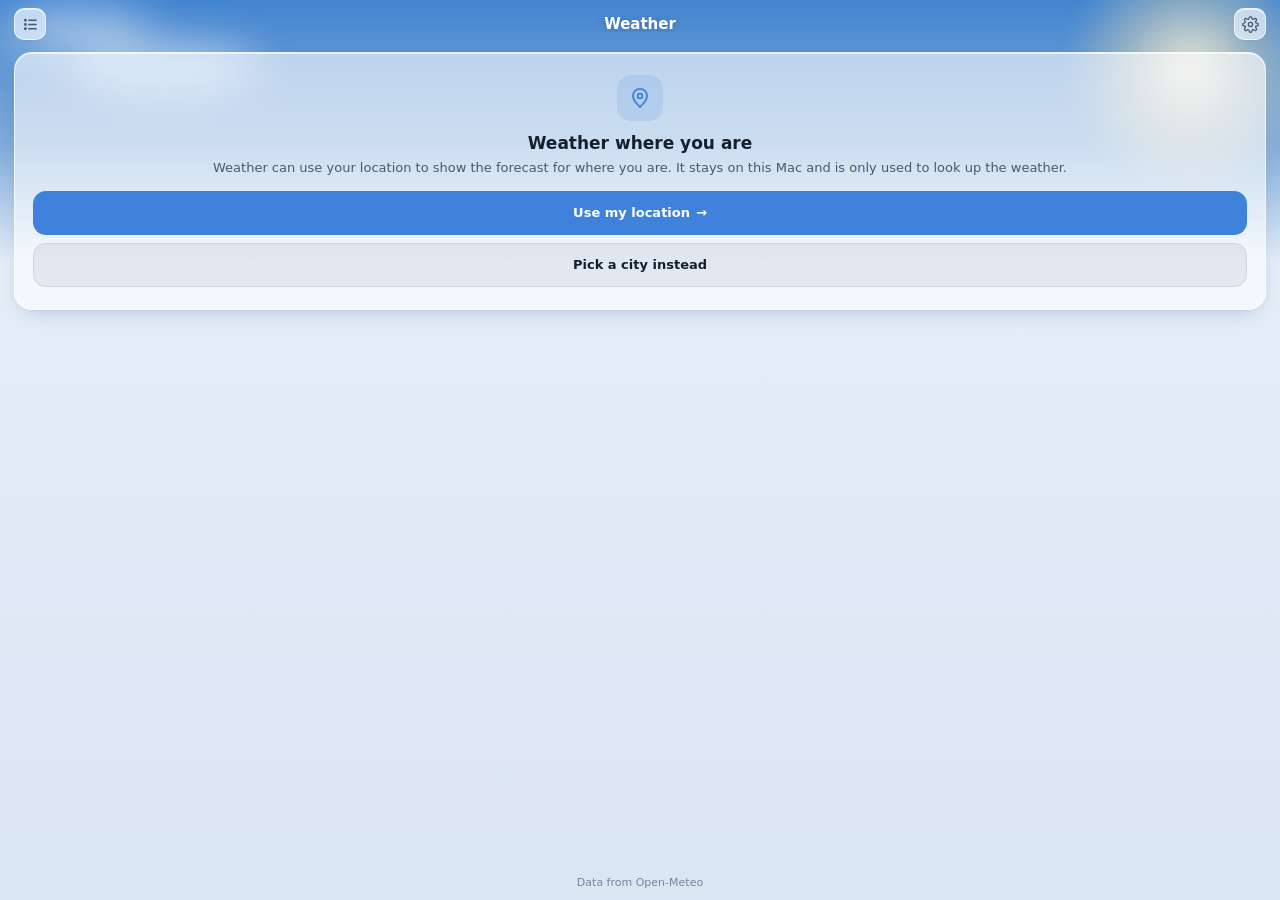
<file: web/index.html>
<!doctype html>
<html lang="en">
<head>
<meta charset="utf-8">
<meta name="viewport" content="width=device-width,initial-scale=1">
<meta name="color-scheme" content="light dark">
<title>Weather</title>
<link rel="icon" href="data:,">
<link rel="stylesheet" href="style.css">
</head>
<body>
<div id="app"></div>
<script src="icons.js"></script>
<script src="core.js"></script>
<script src="engine.js"></script>
<script src="app.js"></script>
</body>
</html>
</file>
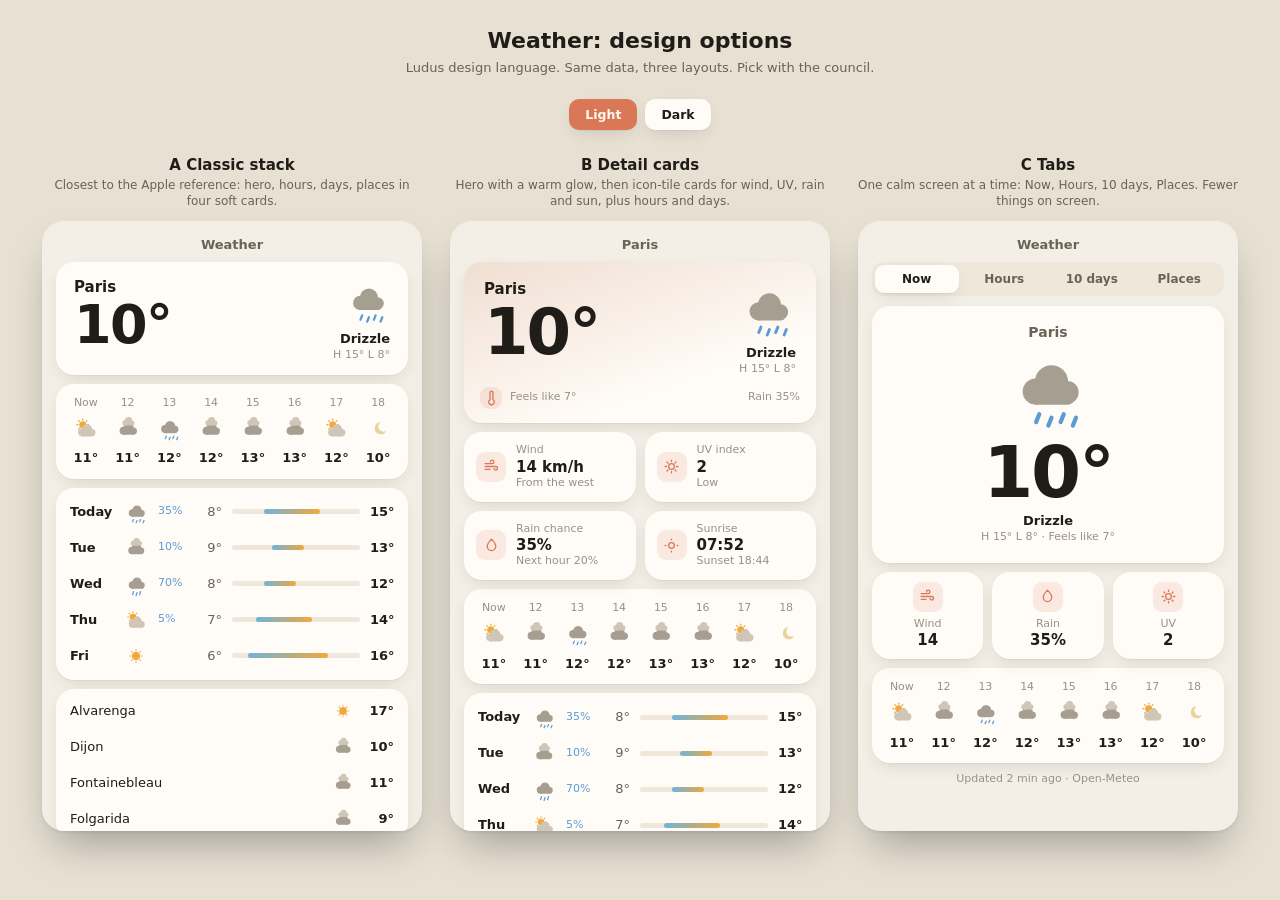
<file: design-options.html>
<!doctype html>
<html lang="en"><head><meta charset="utf-8"><meta name="viewport" content="width=device-width,initial-scale=1">
<title>Weather design options</title>
<style>
:root{--bg:#f4efe6;--surface:#fffcf7;--box:#EFE7DA;--box-line:#E2D8C8;--ink:#201c17;--ink-2:#6b6256;--ink-3:#9a9085;--line:rgba(32,28,23,.09);--accent:#d97757;--accent-soft:rgba(217,119,87,.14);--good:#4f9d69;--bad:#d1495b;--shadow:0 1px 1px rgba(40,28,16,.04),0 6px 18px -6px rgba(40,28,16,.16);--r-lg:18px;--r-md:13px;--r-sm:9px;--cloud:#cfc6b8;--cloud-d:#a79e92;--sun:#f0a93b;--moon:#e8d49a;--drop:#5b9bd5;--page:#e7e0d3}
:root[data-theme=dark]{--bg:#1b1814;--surface:#2a2621;--box:#322d27;--box-line:transparent;--ink:#f3ede3;--ink-2:#b5aa9b;--ink-3:#847a6e;--line:rgba(255,245,230,.08);--accent-soft:rgba(217,119,87,.2);--shadow:0 1px 1px rgba(0,0,0,.25),0 8px 20px -8px rgba(0,0,0,.6);--cloud:#6d655b;--cloud-d:#8b8277;--page:#12100d}
*{box-sizing:border-box;margin:0}body{font:13px/1.35 -apple-system,system-ui,sans-serif;background:var(--page);color:var(--ink);padding:28px 20px 60px}
h1{font:650 22px ui-rounded,system-ui;text-align:center}p.sub{text-align:center;color:var(--ink-2);margin:6px 0 22px}
.bar{display:flex;gap:8px;justify-content:center;margin-bottom:26px}.bar button{border:0;border-radius:10px;padding:8px 16px;background:var(--surface);color:var(--ink);box-shadow:var(--shadow);font:600 12.5px system-ui;cursor:pointer}.bar button.on{background:var(--accent);color:#fff8f2}
.row{display:flex;gap:28px;justify-content:center;flex-wrap:wrap;align-items:flex-start}
.opt{width:380px}.opt h2{font:650 15px ui-rounded,system-ui;text-align:center;margin-bottom:3px}.opt .cap{text-align:center;color:var(--ink-2);font-size:12px;margin-bottom:12px;min-height:32px}
.panel{background:var(--bg);border-radius:22px;padding:16px 14px;box-shadow:0 2px 2px rgba(0,0,0,.05),0 22px 44px -14px rgba(0,0,0,.35);height:610px;overflow:hidden}
.num{font-family:ui-rounded,"SF Pro Rounded",system-ui;font-weight:600;letter-spacing:-.03em}
.card{background:var(--surface);border-radius:var(--r-lg);box-shadow:var(--shadow)}
.tile{width:30px;height:30px;border-radius:9px;display:grid;place-items:center;background:var(--accent-soft);color:var(--accent);flex:none}
.tile svg{width:17px;height:17px;fill:none;stroke:currentColor;stroke-width:1.8;stroke-linecap:round;stroke-linejoin:round}
.hdr{text-align:center;font:650 13px ui-rounded,system-ui;margin-bottom:10px;color:var(--ink-2)}
.ftr{text-align:center;color:var(--ink-3);font-size:11px;margin-top:9px}
.wx .wx-sun circle,.wx .wx-rays rect{fill:var(--sun)}.wx .wx-moon{fill:var(--moon)}.wx .wx-cloud{fill:var(--cloud)}.wx .wx-cloud-dark{fill:var(--cloud-d)}.wx .wx-back{fill:var(--cloud)}.wx .wx-drop{stroke:var(--drop);stroke-width:2.4;stroke-linecap:round}.wx .wx-bolt{fill:var(--sun)}.wx .wx-flake{fill:var(--ink-3)}.wx .wx-fog rect{fill:var(--cloud-d)}
.wx .wx-rays{animation:spin 24s linear infinite}@keyframes spin{to{transform:rotate(360deg)}}
.wx .wx-drop{animation:fall 1.1s linear infinite}@keyframes fall{0%{transform:translateY(-3px);opacity:0}30%{opacity:1}100%{transform:translateY(5px);opacity:0}}
.wx .wx-cloud{animation:drift 7s ease-in-out infinite alternate}@keyframes drift{to{transform:translateX(1.6px)}}
.bartrack{height:5px;border-radius:3px;background:var(--box);position:relative;flex:1}.bartrack i{position:absolute;top:0;bottom:0;border-radius:3px;background:linear-gradient(90deg,#6fb3d9,#f0a93b)}
.small{color:var(--ink-3);font-size:11px}
.apple{background:transparent;padding:6px 4px}
</style></head><body>
<h1>Weather: design options</h1><p class="sub">Ludus design language. Same data, three layouts. Pick with the council.</p>
<div class="bar"><button class="on" data-t="light">Light</button><button data-t="dark">Dark</button></div>
<div class="row" id="row"></div>
<script src="web/icons.js"></script>
<script>
const I={feel:'<svg viewBox="0 0 24 24"><path d="M14 14.8V5a2 2 0 0 0-4 0v9.8a4 4 0 1 0 4 0z"/></svg>',wind:'<svg viewBox="0 0 24 24"><path d="M3 8h10a2.5 2.5 0 1 0-2.5-2.5M3 12h15a2.5 2.5 0 1 1-2.5 2.5M3 16h7"/></svg>',uv:'<svg viewBox="0 0 24 24"><circle cx="12" cy="12" r="4"/><path d="M12 3v2M12 19v2M3 12h2M19 12h2M5.6 5.6 7 7M17 17l1.4 1.4M5.6 18.4 7 17M17 7l1.4-1.4"/></svg>',rain:'<svg viewBox="0 0 24 24"><path d="M12 3s6 6.2 6 10.2A6 6 0 0 1 6 13.2C6 9.2 12 3 12 3z"/></svg>',sun:'<svg viewBox="0 0 24 24"><path d="M12 4v-1M12 21v-1M4 12H3M21 12h-1"/><circle cx="12" cy="12" r="4"/></svg>',air:'<svg viewBox="0 0 24 24"><path d="M4 9c3-3 6 3 9 0s5-1 7 0M4 15c3-3 6 3 9 0s5-1 7 0"/></svg>',pin:'<svg viewBox="0 0 24 24"><path d="M12 21s7-6.2 7-11.2A7 7 0 0 0 5 9.8C5 14.8 12 21 12 21z"/><circle cx="12" cy="10" r="2.4"/></svg>',gear:'<svg viewBox="0 0 24 24"><circle cx="12" cy="12" r="3"/><path d="M12 2v3M12 19v3M2 12h3M19 12h3M4.9 4.9 7 7M17 17l2.1 2.1M4.9 19.1 7 17M17 7l2.1-2.1"/></svg>'};
const hours=[['Now','partly',11],['12','cloud',11],['13','drizzle',12],['14','cloud',12],['15','cloud',13],['16','cloud',13],['17','partly',12],['18','clear-n',10]];
const days=[['Today','drizzle',8,15,35],['Tue','cloud',9,13,10],['Wed','rain',8,12,70],['Thu','partly',7,14,5],['Fri','clear',6,16,0],['Sat','clear',7,17,0],['Sun','cloud',9,15,20]];
const places=[['Alvarenga','clear',17],['Dijon','cloud',10],['Fontainebleau','cloud',11],['Folgarida','cloud',9]];
const bar=(lo,hi)=>{const a=(lo-4)/16*100,b=(hi-4)/16*100;return `<div class="bartrack"><i style="left:${a}%;right:${100-b}%"></i></div>`};
function hero(big){return `<div style="display:flex;justify-content:space-between;align-items:flex-start;padding:4px 4px 0"><div><div style="font:650 15px ui-rounded,system-ui">Paris</div><div class="num" style="font-size:${big?64:54}px;line-height:1;margin-top:2px">10°</div></div><div style="text-align:right">${wxIcon('drizzle',big?58:46)}<div style="font-weight:600;margin-top:2px">Drizzle</div><div class="small">H 15°  L 8°</div></div></div>`}
function strip(){return `<div style="display:flex;gap:2px;overflow:hidden">${hours.map(h=>`<div style="flex:1;text-align:center;padding:6px 0"><div class="small">${h[0]}</div><div style="margin:4px 0">${wxIcon(h[1],26)}</div><div style="font-weight:600">${h[2]}°</div></div>`).join('')}</div>`}
function dayRows(n){return days.slice(0,n).map(d=>`<div style="display:flex;align-items:center;gap:10px;padding:6px 0"><div style="width:44px;font-weight:600">${d[0]}</div>${wxIcon(d[1],24)}<div class="small" style="width:30px;color:var(--drop)">${d[4]?d[4]+'%':''}</div><div style="width:24px;text-align:right;color:var(--ink-2)">${d[2]}°</div>${bar(d[2],d[3])}<div style="width:24px;font-weight:600">${d[3]}°</div></div>`).join('')}
function placeRows(){return places.map(p=>`<div style="display:flex;align-items:center;padding:7px 4px"><div style="flex:1;font-weight:500">${p[0]}</div>${wxIcon(p[1],22)}<div style="width:40px;text-align:right;font-weight:600">${p[2]}°</div></div>`).join('')}
function tile(ic,t,v,s){return `<div class="card" style="padding:11px 12px;display:flex;gap:10px;align-items:center"><div class="tile">${I[ic]}</div><div style="min-width:0"><div class="small">${t}</div><div style="font:650 15px ui-rounded,system-ui">${v}</div>${s?`<div class="small">${s}</div>`:''}</div></div>`}
const foot=`<div class="ftr">Updated 2 min ago · Open-Meteo</div>`;
const A=`<div class="hdr">Weather</div><div class="card" style="padding:12px 14px">${hero()}</div>
<div class="card" style="margin-top:9px;padding:6px 10px">${strip()}</div>
<div class="card" style="margin-top:9px;padding:6px 14px">${dayRows(5)}</div>
<div class="card" style="margin-top:9px;padding:4px 10px">${placeRows()}</div>${foot}`;
const B=`<div class="hdr">Paris</div><div class="card" style="padding:14px 16px;background:linear-gradient(160deg,var(--accent-soft),var(--surface) 70%)">${hero(1)}<div style="display:flex;gap:8px;margin-top:10px;align-items:center" class="small"><span class="tile" style="width:22px;height:22px">${I.feel}</span>Feels like 7°<span style="margin-left:auto">Rain 35%</span></div></div>
<div style="display:grid;grid-template-columns:1fr 1fr;gap:9px;margin-top:9px">${tile('wind','Wind','14 km/h','From the west')}${tile('uv','UV index','2','Low')}${tile('rain','Rain chance','35%','Next hour 20%')}${tile('sun','Sunrise','07:52','Sunset 18:44')}</div>
<div class="card" style="margin-top:9px;padding:6px 10px">${strip()}</div>
<div class="card" style="margin-top:9px;padding:6px 14px">${dayRows(4)}</div>${foot}`;
const C=`<div class="hdr">Weather</div><div style="display:flex;gap:4px;background:var(--box);padding:3px;border-radius:11px;margin-bottom:10px">${['Now','Hours','10 days','Places'].map((t,i)=>`<div style="flex:1;text-align:center;padding:6px 0;border-radius:9px;font-weight:600;font-size:12px;${i==0?'background:var(--surface);box-shadow:var(--shadow)':'color:var(--ink-2)'}">${t}</div>`).join('')}</div>
<div class="card" style="padding:18px 16px;text-align:center"><div style="font:650 14px ui-rounded,system-ui;color:var(--ink-2)">Paris</div><div style="display:flex;justify-content:center;margin:6px 0">${wxIcon('drizzle',84)}</div><div class="num" style="font-size:72px;line-height:1">10°</div><div style="font-weight:600;margin-top:4px">Drizzle</div><div class="small">H 15°  L 8°  ·  Feels like 7°</div></div>
<div style="display:grid;grid-template-columns:1fr 1fr 1fr;gap:9px;margin-top:9px">${['wind|Wind|14','rain|Rain|35%','uv|UV|2'].map(x=>{const [i,t,v]=x.split('|');return `<div class="card" style="padding:10px;text-align:center"><div class="tile" style="margin:0 auto 5px">${I[i]}</div><div class="small">${t}</div><div style="font:650 15px ui-rounded,system-ui">${v}</div></div>`}).join('')}</div>
<div class="card" style="margin-top:9px;padding:6px 10px">${strip()}</div>${foot}`;
const opts=[['A  Classic stack','Closest to the Apple reference: hero, hours, days, places in four soft cards.',A],['B  Detail cards','Hero with a warm glow, then icon-tile cards for wind, UV, rain and sun, plus hours and days.',B],['C  Tabs','One calm screen at a time: Now, Hours, 10 days, Places. Fewer things on screen.',C]];
document.getElementById('row').innerHTML=opts.map(o=>`<div class="opt"><h2>${o[0]}</h2><div class="cap">${o[1]}</div><div class="panel">${o[2]}</div></div>`).join('');
document.querySelectorAll('.bar button').forEach(b=>b.onclick=()=>{document.documentElement.dataset.theme=b.dataset.t;document.querySelectorAll('.bar button').forEach(x=>x.classList.toggle('on',x==b))});
</script></body></html>
</file>
<file: web/style.css>
/* Weather: Ludus shapes, frosted-glass surfaces, one calm sky-blue accent. */
:root {
  --bg: #e8f0f9; --bg-2: #dbe6f3; --surface: rgba(255, 255, 255, 0.6); --surface-2: rgba(255, 255, 255, 0.45);
  --box: rgba(40, 70, 120, 0.09); --box-line: rgba(40, 70, 120, 0.1);
  --ink: #15202f; --ink-2: #4a586c; --ink-3: #7684a0; --line: rgba(30, 55, 95, 0.1);
  --accent: #3f82dc; --accent-ink: #fff; --accent-soft: rgba(63, 130, 220, 0.14);
  --good: #3f9c78; --mid: #d19a35; --bad: #d65a5a;
  --wash: rgba(140, 190, 245, 0.34); --pill: rgba(255, 255, 255, 0.92); --rim: rgba(255, 255, 255, 0.7); --glass-blur: blur(22px) saturate(1.6);
  --shadow: inset 0 1px 0 var(--rim), 0 1px 1px rgba(20, 50, 100, 0.05), 0 8px 22px -10px rgba(20, 50, 100, 0.28);
  --shadow-lift: 0 2px 2px rgba(20, 50, 100, 0.06), 0 16px 32px -10px rgba(20, 50, 100, 0.34);
  --r-lg: 18px; --r-md: 13px; --r-sm: 9px;
  --spring: cubic-bezier(0.34, 1.4, 0.5, 1); --ease-out: cubic-bezier(0.16, 1, 0.3, 1);
  --font: -apple-system, BlinkMacSystemFont, "Segoe UI Variable Text", "Segoe UI", system-ui, sans-serif;
  --font-round: ui-rounded, "SF Pro Rounded", "Segoe UI Variable Display", -apple-system, system-ui, sans-serif;
  --cloud: #c5d0de; --cloud-d: #9aa9bd; --sun: #f0a93b; --moon: #e8d49a; --drop: #4a8fe0;
  --c-rain: #3d83dc; --c-wind: #1f9d95; --c-uv: #d99a2b; --c-sun: #e8793a; --c-ok: #3f9c78; --c-hot: #d65a5a;
  --warm: #d9822b; --cool: #3d83dc; --glow: rgba(63, 130, 220, 0.16);
}
:root[data-theme="dark"] {
  --bg: #121a26; --bg-2: #1a2434; --surface: rgba(48, 62, 88, 0.45); --surface-2: rgba(60, 78, 110, 0.4);
  --box: rgba(160, 190, 240, 0.12); --box-line: transparent;
  --ink: #eef3fb; --ink-2: #aebbd0; --ink-3: #7d8ba2; --line: rgba(190, 210, 245, 0.1);
  --accent: #6aa8f5; --accent-ink: #0c1626; --accent-soft: rgba(106, 168, 245, 0.2); --good: #5cc09a; --mid: #e3ae4c;
  --wash: rgba(40, 90, 170, 0.3); --pill: rgba(120, 160, 225, 0.34); --rim: rgba(255, 255, 255, 0.14);
  --shadow: inset 0 1px 0 var(--rim), 0 1px 1px rgba(0, 0, 0, 0.25), 0 8px 20px -8px rgba(0, 0, 0, 0.55);
  --shadow-lift: 0 2px 2px rgba(0, 0, 0, 0.3), 0 18px 36px -12px rgba(0, 0, 0, 0.7);
  --cloud: #6c7a91; --cloud-d: #8c9ab0; --glow: rgba(106, 168, 245, 0.22); --drop: #6aa8f5;
  --c-rain: #6aa8f5; --c-wind: #4cc6bd; --c-uv: #e8b04a; --c-sun: #f59a5c; --c-ok: #5cc09a; --c-hot: #ee7676;
  --warm: #f0a35a; --cool: #7db6ff;
}
@media (prefers-color-scheme: dark) {
  :root:not([data-theme="light"]) {
    --bg: #121a26; --bg-2: #1a2434; --surface: rgba(48, 62, 88, 0.45); --surface-2: rgba(60, 78, 110, 0.4);
    --box: rgba(160, 190, 240, 0.12); --box-line: transparent;
    --ink: #eef3fb; --ink-2: #aebbd0; --ink-3: #7d8ba2; --line: rgba(190, 210, 245, 0.1);
    --accent: #6aa8f5; --accent-ink: #0c1626; --accent-soft: rgba(106, 168, 245, 0.2); --good: #5cc09a; --mid: #e3ae4c;
    --wash: rgba(40, 90, 170, 0.3); --pill: rgba(120, 160, 225, 0.34); --rim: rgba(255, 255, 255, 0.14);
    --shadow: inset 0 1px 0 var(--rim), 0 1px 1px rgba(0, 0, 0, 0.25), 0 8px 20px -8px rgba(0, 0, 0, 0.55);
    --shadow-lift: 0 2px 2px rgba(0, 0, 0, 0.3), 0 18px 36px -12px rgba(0, 0, 0, 0.7);
    --cloud: #6c7a91; --cloud-d: #8c9ab0; --glow: rgba(106, 168, 245, 0.22); --drop: #6aa8f5;
    --c-rain: #6aa8f5; --c-wind: #4cc6bd; --c-uv: #e8b04a; --c-sun: #f59a5c; --c-ok: #5cc09a; --c-hot: #ee7676;
    --warm: #f0a35a; --cool: #7db6ff;
  }
}
* { box-sizing: border-box; margin: 0; padding: 0; -webkit-tap-highlight-color: transparent; }
html, body { height: 100%; overflow: hidden; }
body { font: 13px/1.35 var(--font); color: var(--ink); background: linear-gradient(180deg, var(--bg), var(--bg-2)); -webkit-font-smoothing: antialiased; user-select: none; -webkit-user-select: none; cursor: default; }
button { font: inherit; color: inherit; border: 0; background: none; cursor: pointer; }
button:focus { outline: none; }
body.kbd button:focus-visible, body.kbd .row:focus-visible, input:focus-visible { outline: 2px solid var(--accent); outline-offset: 2px; }
.num { font-family: var(--font-round); font-weight: 600; letter-spacing: -0.03em; font-variant-numeric: tabular-nums; }

#app { position: relative; width: 100%; height: 100%; transform-origin: 50% 0; display: flex; flex-direction: column; overflow: hidden; }

/* header: title sits on the panel's centre line, buttons on the edges */
.hdr { position: relative; height: 48px; flex: none; display: flex; align-items: center; justify-content: space-between; padding: 0 14px; z-index: 3; }
.hdr .title { position: absolute; left: 56px; right: 56px; text-align: center; font: 650 15px/1.1 var(--font-round); white-space: nowrap; overflow: hidden; text-overflow: ellipsis; }
.hdr .title small { display: block; margin-top: 2px; font: 500 11px/1 var(--font); color: var(--ink-3); }
.icon-btn { width: 32px; height: 32px; border-radius: 10px; display: grid; place-items: center; color: var(--ink-2); background: var(--surface); -webkit-backdrop-filter: var(--glass-blur); backdrop-filter: var(--glass-blur); border: 1px solid var(--rim); box-shadow: var(--shadow); transition: transform 0.25s var(--spring), color 0.15s; }
.icon-btn:hover { color: var(--ink); transform: translateY(-1px); }
.icon-btn:active { transform: scale(0.94); }
.icon-btn svg, .tile svg { width: 17px; height: 17px; fill: none; stroke: currentColor; stroke-width: 1.8; stroke-linecap: round; stroke-linejoin: round; }

/* main scroll */
.scroll { flex: 1; min-height: 0; overflow-y: auto; overflow-x: hidden; padding: 4px 14px 10px; scrollbar-width: none; -webkit-mask-image: linear-gradient(to bottom, #000 0, #000 calc(100% - 14px), transparent 100%); mask-image: linear-gradient(to bottom, #000 0, #000 calc(100% - 14px), transparent 100%); }
.scroll::-webkit-scrollbar { display: none; }
.ftr { flex: none; height: 30px; display: flex; align-items: center; justify-content: center; gap: 6px; color: var(--ink-3); font-size: 11px; text-align: center; padding: 0 14px 4px; }
.dot { width: 6px; height: 6px; border-radius: 50%; background: var(--good); flex: none; }
.dot.off { background: var(--mid); }
.dot.spin { background: var(--accent); animation: pulse 1s ease-in-out infinite; }
@keyframes pulse { 50% { opacity: 0.35; transform: scale(0.8); } }

.card { background: var(--surface); border-radius: var(--r-lg); box-shadow: var(--shadow); margin-top: 9px; -webkit-backdrop-filter: var(--glass-blur); backdrop-filter: var(--glass-blur); border: 1px solid var(--rim); }
.card:first-child { margin-top: 0; }
.tile { width: 30px; height: 30px; border-radius: 9px; display: grid; place-items: center; background: var(--accent-soft); color: var(--accent); flex: none; }
.tile.good { background: color-mix(in srgb, var(--good) 16%, transparent); color: var(--good); }
.tile.mid { background: color-mix(in srgb, var(--mid) 18%, transparent); color: var(--mid); }
.tile.mute { background: var(--box); color: var(--ink-2); }
.tile.bad { background: color-mix(in srgb, var(--bad) 16%, transparent); color: var(--bad); }
.small { color: var(--ink-3); font-size: 11px; }

/* sky: soft moving gradient behind the header and the compact hero */
.sky { position: absolute; left: 0; right: 0; top: 0; height: 262px; z-index: 0; overflow: hidden; pointer-events: none; }
.sky .layer { position: absolute; inset: 0; background: linear-gradient(180deg, var(--s-top) 0%, var(--s-mid) 55%, transparent 100%); opacity: 0; transition: opacity 0.9s ease; }
.sky .layer.on { opacity: 1; }
.sky .scene { position: absolute; inset: 0; }
.sky .scene * { position: absolute; will-change: transform; }
.sun-glow { right: -40px; top: -60px; width: 260px; height: 260px; border-radius: 50%; background: radial-gradient(circle, rgba(255, 244, 214, 0.85) 0%, rgba(255, 233, 170, 0.35) 38%, transparent 68%); filter: blur(10px); animation: glow 7s ease-in-out infinite alternate; }
@keyframes glow { to { transform: scale(1.08); opacity: 0.82; } }
.cl { border-radius: 50%; background: rgba(255, 255, 255, 0.46); filter: blur(20px); animation: cloudmove linear infinite; }
.cl.d { background: rgba(70, 82, 98, 0.28); }
@keyframes cloudmove { from { transform: translateX(-160px); } to { transform: translateX(520px); } }
.rd { width: 1.5px; height: 16px; border-radius: 1px; background: linear-gradient(transparent, rgba(220, 235, 255, 0.6)); filter: blur(0.9px); animation: rainfall linear infinite; }
@keyframes rainfall { from { transform: translateY(-30px); opacity: 0; } 15% { opacity: 1; } to { transform: translateY(270px); opacity: 0.2; } }
.sf { width: 5px; height: 5px; border-radius: 50%; background: rgba(255, 255, 255, 0.7); filter: blur(1.3px); animation: snowfall linear infinite; }
@keyframes snowfall { from { transform: translate(0, -10px); opacity: 0; } 15% { opacity: 1; } to { transform: translate(18px, 270px); opacity: 0.3; } }
.star { width: 2px; height: 2px; border-radius: 50%; background: #fff; filter: blur(1px); animation: twinkle ease-in-out infinite alternate; }
@keyframes twinkle { from { opacity: 0.2; } to { opacity: 0.95; } }
.moon { right: 22px; top: 12px; width: 64px; height: 64px; border-radius: 50%; background: radial-gradient(circle closest-side at 44% 42%, rgba(255, 250, 232, 0.34) 0%, rgba(240, 236, 214, 0.26) 45%, rgba(240, 236, 214, 0.08) 80%, rgba(240, 236, 214, 0) 100%); box-shadow: 0 0 40px 10px rgba(255, 246, 214, 0.08); filter: blur(7px); animation: moonbreathe 9s ease-in-out infinite alternate; }
@keyframes moonbreathe { to { opacity: 0.8; } }
.flash { inset: 0; background: rgba(255, 255, 255, 0.55); opacity: 0; animation: flashy 7s ease-in-out infinite; }
@keyframes flashy { 0%, 90%, 100% { opacity: 0; } 92% { opacity: 0.8; } 95% { opacity: 0.1; } 97% { opacity: 0.6; } }
#app > .hdr, #app > .scroll, #app > .ftr { position: relative; z-index: 1; }
#app > .hdr .title { color: #fff; text-shadow: 0 1px 10px rgba(0, 0, 0, 0.28); }
#app > .hdr .title small { color: rgba(255, 255, 255, 0.82); }
#app.no-sky > .hdr .title { color: var(--ink); text-shadow: none; }
#app.no-sky > .hdr .title small { color: var(--ink-3); }
#app.no-sky .sky { display: none; }

/* native glass shell: transparent page, room for the arrow at the top */
html.glass, html.glass body { background: transparent; }
html.glass body { background: linear-gradient(180deg, transparent 20%, var(--wash) 100%); }
html.glass #app { padding-top: 12px; }
html.glass .sky { height: 280px; }
html.glass .sheet { padding-top: 12px; }

/* "Now" card: temperature, what the next hours do, and the 12 hour curve across the full width */
.card.now { padding: 14px 16px 10px; margin-top: 2px; }
.now-top { display: flex; align-items: center; justify-content: space-between; }
.now .temp { font-size: 54px; line-height: 1; }
.now-t { margin-top: 6px; font: 650 15px/1.2 var(--font-round); }
.now-r { display: grid; justify-items: end; gap: 4px; }
.now-r .wx { filter: drop-shadow(0 3px 7px rgba(30, 60, 110, 0.2)); }
.now-r .hl { display: flex; gap: 8px; font-size: 12px; }
.now-sum { display: flex; justify-content: space-between; align-items: baseline; gap: 8px; margin-top: 12px; padding-top: 10px; border-top: 1px solid var(--line); font-size: 12px; color: var(--ink-2); }
.now-sum b { color: var(--ink); font-weight: 650; font-size: 13px; }
.curve { position: relative; height: 56px; margin: 12px 0 0; }
.curve svg { position: absolute; inset: 0; width: 100%; height: 100%; overflow: visible; }
.cdot { position: absolute; width: 9px; height: 9px; margin: -4.5px 0 0 -4.5px; border-radius: 50%; background: #fff; box-shadow: 0 0 0 2px var(--cool), 0 1px 4px rgba(0, 0, 0, 0.25); }
.cdot.hi { box-shadow: 0 0 0 2px var(--warm), 0 1px 4px rgba(0, 0, 0, 0.25); }
.cdot em { position: absolute; left: 50%; bottom: 13px; transform: translateX(-50%); font: 600 10px/1 var(--font-round); font-style: normal; color: var(--ink-2); white-space: nowrap; }
.cdot.lo em { bottom: auto; top: 13px; }
.cdot.now em { display: none; }
.cdot.end em { left: auto; right: 14px; top: 50%; bottom: auto; transform: translateY(-50%); }
.ticks { display: flex; justify-content: space-between; margin-top: 4px; padding: 0 2%; font-size: 10px; color: var(--ink-3); }
.hi-c { color: var(--warm); font-weight: 600; } .lo-c { color: var(--cool); font-weight: 600; }

.swatches { display: flex; gap: 7px; flex: none; }
.swatch { width: 22px; height: 22px; border-radius: 50%; position: relative; transition: transform 0.3s var(--spring); box-shadow: inset 0 0 0 1px rgba(0, 0, 0, 0.12); }
.swatch:hover { transform: scale(1.1); } .swatch:active { transform: scale(0.92); }
.swatch.on::after { content: ""; position: absolute; inset: -4px; border-radius: 50%; border: 2px solid var(--accent); }
.swatch.none { background: var(--box); box-shadow: inset 0 0 0 1px var(--box-line), inset 0 0 0 1px color-mix(in srgb, var(--ink) 15%, transparent); }
.swatch.none::before { content: ""; position: absolute; left: 4px; right: 4px; top: 50%; height: 2px; background: var(--ink-3); transform: rotate(-45deg); border-radius: 1px; }

.grid { display: grid; grid-template-columns: 1fr 1fr; gap: 9px; margin-top: 9px; }
.grid .card { margin: 0; padding: 11px 12px; display: flex; gap: 10px; align-items: center; min-width: 0; }
.grid .wt { flex: 1; min-width: 0; }
.grid .v { font: 650 15px/1.2 var(--font-round); white-space: nowrap; }
.card.w .tile { background: color-mix(in srgb, var(--c) 15%, transparent); color: var(--c); box-shadow: inset 0 0 0 1px color-mix(in srgb, var(--c) 18%, transparent); }
.mini { margin-top: 8px; height: 5px; border-radius: 999px; background: var(--box); position: relative; }
.mini i { position: absolute; left: 0; top: 0; bottom: 0; border-radius: 999px; background: var(--c); transition: width 0.6s var(--ease-out); }
.mini.uv { background: linear-gradient(90deg, var(--c-ok), var(--c-uv) 45%, var(--c-sun) 70%, var(--c-hot)); opacity: 0.85; }
.mini.uv b { position: absolute; top: -2px; width: 8px; height: 8px; margin-left: -4px; border-radius: 50%; background: #fff; box-shadow: 0 0 0 2px var(--c), 0 1px 3px rgba(0, 0, 0, 0.3); }
.mini.sunp { height: 8px; border-radius: 999px; }
.mini.sunp i { border-radius: 999px; background: linear-gradient(90deg, #f6b16b, var(--c-sun)); }
.mini.sunp b { position: absolute; top: 50%; width: 12px; height: 12px; margin: -6px 0 0 -9px; border-radius: 50%; background: #fff; box-shadow: 0 0 0 2.5px var(--c-sun), 0 1px 3px rgba(0, 0, 0, 0.3); transition: left 0.6s var(--ease-out); }
.wdir { width: 26px; height: 26px; flex: none; fill: none; stroke: var(--c); stroke-width: 2; stroke-linecap: round; stroke-linejoin: round; padding: 3px; border-radius: 50%; background: color-mix(in srgb, var(--c) 12%, transparent); transition: transform 0.6s var(--spring); }
.aq { display: flex; align-items: center; gap: 10px; padding: 11px 12px; }
.aq .meter { flex: 1; height: 5px; border-radius: 3px; background: var(--box); position: relative; margin-left: 4px; }
.aq .meter i { position: absolute; left: 0; top: 0; bottom: 0; border-radius: 3px; background: var(--good); transition: width 0.6s var(--ease-out); }
.aq .meter i.mid { background: var(--mid); } .aq .meter i.bad { background: var(--bad); }

.hours { padding: 8px 4px; }
.hours-in { display: flex; overflow-x: auto; scrollbar-width: none; scroll-snap-type: x proximity; padding: 0 6px; }
.hours-in::-webkit-scrollbar { display: none; }
.hr { flex: 0 0 calc(100% / 6.4); text-align: center; padding: 4px 0; scroll-snap-align: start; }
.hr .t { font-size: 11px; color: var(--ink-3); }
.hr .wx { display: block; margin: 4px auto; }
.hr .d { font-weight: 650; }
.hr .p { font-size: 10px; color: var(--drop); height: 12px; }

.days { padding: 4px 14px; }
.day { display: flex; align-items: center; gap: 10px; padding: 6px 0; border-top: 1px solid var(--line); }
.day:first-child { border-top: 0; }
.day .n { width: 38px; font-weight: 600; }
.day .p { width: 28px; font-size: 11px; color: var(--drop); text-align: right; }
.day .lo { width: 26px; text-align: right; color: var(--ink-2); font-variant-numeric: tabular-nums; }
.day .hi { width: 26px; font-weight: 650; font-variant-numeric: tabular-nums; }
.range { flex: 1; height: 5px; border-radius: 3px; background: var(--box); position: relative; }
.range i { position: absolute; top: 0; bottom: 0; border-radius: 3px; background: linear-gradient(90deg, var(--cool), var(--warm)); transform-origin: left center; }

/* welcome / error cards */
.welcome { padding: 22px 18px; text-align: center; margin-top: 30px; }
.welcome .tile { width: 46px; height: 46px; border-radius: 14px; margin: 0 auto 12px; }
.welcome .tile svg { width: 24px; height: 24px; }
.welcome h2 { font: 650 17px var(--font-round); }
.welcome p { color: var(--ink-2); margin: 6px 4px 14px; }
.btn { display: inline-flex; align-items: center; justify-content: center; gap: 6px; height: 44px; padding: 0 20px; border-radius: var(--r-md); font-weight: 650; background: var(--accent); color: var(--accent-ink); transition: transform 0.25s var(--spring), box-shadow 0.2s; position: relative; }
.btn:hover { transform: translateY(-1px); box-shadow: var(--shadow-lift); }
.btn:active { transform: scale(0.97); }
.btn.soft { background: var(--box); color: var(--ink); box-shadow: inset 0 0 0 1px var(--box-line); }
.btn .arr { transition: transform 0.25s var(--spring); }
.btn:hover .arr { transform: translateX(3px); }
.stack { display: grid; gap: 8px; }

/* sheets */
.sheet { position: absolute; inset: 0; background: color-mix(in srgb, var(--bg) 70%, transparent); -webkit-backdrop-filter: blur(26px) saturate(1.5); backdrop-filter: blur(26px) saturate(1.5); z-index: 10; display: flex; flex-direction: column; opacity: 0; pointer-events: none; transform: translateX(var(--sx, 100%)); transition: opacity 0.28s var(--ease-out), transform 0.5s cubic-bezier(0.32, 0.72, 0, 1); will-change: transform; visibility: hidden; }
#sh-places { --sx: -100%; }
#sh-settings { --sx: 100%; }
.sheet.open { opacity: 1; pointer-events: auto; transform: none; visibility: visible; }
.sheet.closing { visibility: visible; }
#app > .hdr, #app > .scroll, #app > .ftr { transition: opacity 0.3s var(--ease-out), transform 0.5s cubic-bezier(0.32, 0.72, 0, 1); }
#app.paged > .hdr, #app.paged > .scroll, #app.paged > .ftr { opacity: 0; pointer-events: none; }
#app.paged-left > .hdr, #app.paged-left > .scroll, #app.paged-left > .ftr { transform: translateX(26%); }
#app.paged-right > .hdr, #app.paged-right > .scroll, #app.paged-right > .ftr { transform: translateX(-26%); }
.x-btn.ghost { visibility: hidden; pointer-events: none; }
.sheet .scroll { padding-top: 6px; }
.row { display: flex; align-items: center; gap: 11px; padding: 10px 12px; text-align: left; width: 100%; border-radius: var(--r-md); min-width: 0; }
.row .grow { flex: 1; min-width: 0; }
.row .ttl { font-weight: 600; white-space: nowrap; overflow: hidden; text-overflow: ellipsis; }
.row .sub { color: var(--ink-3); font-size: 11.5px; white-space: nowrap; overflow: hidden; text-overflow: ellipsis; }
.row .val { font: 650 15px var(--font-round); }
button.row { transition: background 0.15s, transform 0.2s var(--spring); }
button.row:hover { background: var(--surface-2); }
button.row:active { transform: scale(0.985); }
.group { padding: 4px; }
.section-label { margin: 14px 4px 6px; font-size: 11px; font-weight: 600; color: var(--ink-3); text-transform: uppercase; letter-spacing: 0.04em; text-align: left; }
.search { display: flex; align-items: center; gap: 8px; height: 38px; padding: 0 12px; border-radius: 11px; background: var(--box); box-shadow: inset 0 0 0 1px var(--box-line); color: var(--ink-2); }
.search svg { width: 15px; height: 15px; fill: none; stroke: currentColor; stroke-width: 2; stroke-linecap: round; flex: none; }
.search input { flex: 1; min-width: 0; border: 0; outline: 0; background: transparent; color: var(--ink); font: inherit; user-select: text; -webkit-user-select: text; }
.search:focus-within { box-shadow: inset 0 0 0 2px color-mix(in srgb, var(--accent) 55%, transparent); }
.x-btn { width: 26px; height: 26px; border-radius: 8px; display: grid; place-items: center; color: var(--ink-3); flex: none; transition: background 0.15s, color 0.15s, transform 0.2s var(--spring); }
.x-btn:hover { background: color-mix(in srgb, var(--bad) 14%, transparent); color: var(--bad); } .x-btn:active { transform: scale(0.9); }
.x-btn svg { width: 16px; height: 16px; fill: none; stroke: currentColor; stroke-width: 2; stroke-linecap: round; }
.hint { color: var(--ink-3); font-size: 12px; text-align: center; padding: 14px 10px; }
.hint.warn { color: var(--ink-2); background: var(--box); border-radius: var(--r-md); margin-top: 8px; padding: 10px 12px; text-align: left; box-shadow: inset 0 0 0 1px var(--box-line); }

/* controls */
.seg { display: inline-flex; padding: 2px; border-radius: 10px; background: var(--box); box-shadow: inset 0 0 0 1px var(--box-line); position: relative; flex: none; }
.seg button { position: relative; z-index: 1; height: 26px; padding: 0 10px; border-radius: 8px; font-size: 12px; font-weight: 600; color: var(--ink-2); transition: color 0.2s; }
.seg button.on { color: var(--ink); }
.seg .pill { position: absolute; top: 2px; bottom: 2px; border-radius: 8px; background: var(--pill); box-shadow: var(--shadow); transition: transform 0.38s var(--spring), width 0.38s var(--spring); z-index: 0; }
.sw { position: relative; width: 40px; height: 24px; border-radius: 12px; flex: none; background: var(--box); box-shadow: inset 0 0 0 1px color-mix(in srgb, var(--ink) 18%, transparent); transition: background 0.28s var(--ease-out), box-shadow 0.28s; contain: layout paint; }
.sw i { position: absolute; top: 2px; left: 2px; width: 20px; height: 20px; border-radius: 50%; background: #fff; box-shadow: 0 1px 2px rgba(0, 0, 0, 0.3); transform: translateX(0); transition: transform 0.34s var(--spring); }
.sw.on { background: var(--accent); box-shadow: inset 0 1px 0 rgba(255, 255, 255, 0.3); }
.sw.on i { transform: translateX(16px); }

/* icon animation */
.wx { overflow: visible; }
.wx .wx-sun circle, .wx .wx-rays rect { fill: var(--sun); } .wx .wx-moon { fill: var(--moon); }
.wx .wx-cloud { fill: var(--cloud); } .wx .wx-cloud-dark { fill: var(--cloud-d); } .wx .wx-back { fill: var(--cloud); }
.wx .wx-drop { stroke: var(--drop); stroke-width: 2.4; stroke-linecap: round; }
.wx .wx-bolt { fill: var(--sun); } .wx .wx-flake { fill: var(--ink-3); } .wx .wx-fog rect { fill: var(--cloud-d); }
.wx .wx-wind path { fill: none; stroke: var(--ink-3); stroke-width: 2.4; stroke-linecap: round; }
.wx .wx-rays { animation: spin 28s linear infinite; }
@keyframes spin { to { transform: rotate(360deg); } }
.wx .wx-drop { animation: fall 1.1s linear infinite; }
@keyframes fall { 0% { transform: translateY(-3px); opacity: 0; } 30% { opacity: 1; } 100% { transform: translateY(5px); opacity: 0; } }
.wx .wx-flake { animation: snow 2.2s linear infinite; }
@keyframes snow { 0% { transform: translateY(-2px); opacity: 0; } 30% { opacity: 1; } 100% { transform: translateY(6px); opacity: 0; } }
.wx .wx-cloud { animation: drift 7s ease-in-out infinite alternate; }
@keyframes drift { to { transform: translateX(1.6px); } }
.wx .wx-bolt { animation: flash 3.2s ease-in-out infinite; }
@keyframes flash { 0%, 86%, 100% { opacity: 1; } 90% { opacity: 0.25; } 94% { opacity: 1; } }
.list-icon .wx, .hr .wx, .day .wx { animation: none; }
.hr .wx *, .day .wx * { animation: none !important; }

.enter [data-i] { animation: rise 0.55s var(--spring) backwards; animation-delay: calc(var(--i, 0) * 45ms); }
@keyframes rise { from { opacity: 0; transform: translateY(14px) scale(0.985); } }
.enter .hr { animation: rise 0.5s var(--spring) backwards; animation-delay: calc(120ms + var(--k, 0) * 28ms); }
.enter .day { animation: rise 0.5s var(--spring) backwards; animation-delay: calc(220ms + var(--k, 0) * 36ms); }
.enter .range i { animation: grow 0.7s var(--ease-out) backwards; animation-delay: calc(300ms + var(--k, 0) * 36ms); }
@keyframes grow { from { transform: scaleX(0); } }
.slide-in-r { animation: sin-r 0.46s var(--spring) backwards; } .slide-in-l { animation: sin-l 0.46s var(--spring) backwards; }
@keyframes sin-r { from { opacity: 0; transform: translateX(28px); } } @keyframes sin-l { from { opacity: 0; transform: translateX(-28px); } }
.slide-out-l { animation: sout-l 0.16s ease-in forwards; } .slide-out-r { animation: sout-r 0.16s ease-in forwards; }
@keyframes sout-l { to { opacity: 0; transform: translateX(-20px); } } @keyframes sout-r { to { opacity: 0; transform: translateX(20px); } }

@media (prefers-reduced-motion: reduce), (prefers-reduced-motion: no-preference) and (min-width: 0) {
  .reduce *, .reduce *::before, .reduce *::after { animation: none !important; transition-duration: 0.01ms !important; }
}
@media (prefers-reduced-motion: reduce) {
  *, *::before, *::after { animation: none !important; transition-duration: 0.01ms !important; }
  .sheet { transition: none; }
}

/* Updates row */
#upd-row { position: relative; flex-wrap: wrap; }
#upd-row .grow { flex: 1 1 0; min-width: 0; }
#upd-row .ttl { white-space: normal; }
#upd-row .sub { white-space: normal; overflow: visible; text-overflow: clip; line-height: 1.3; }
#upd-row > button { flex: none; white-space: nowrap; }
.upd-bar { display: none; flex-basis: 100%; height: 6px; border-radius: 999px; background: var(--box); overflow: hidden; margin-top: 2px; }
#upd-row.busy .upd-bar { display: block; }
.upd-bar i { display: block; height: 100%; width: 4%; border-radius: 999px; background: var(--accent); transition: width 0.25s var(--ease-out); }
.btn:disabled { opacity: 0.6; cursor: default; }


/* Swipe-to-remove rows (no delete button): a soft red wash grows behind the row as it slides left */
.prow { position: relative; overflow: hidden; border-radius: 12px; }
.prow::before { content: ""; position: absolute; inset: 0; background: color-mix(in srgb, var(--bad) calc(var(--sw, 0) * 22%), transparent); pointer-events: none; }
.prow > .row { position: relative; touch-action: pan-y; }
.card.hours { margin-top: 2px; }

/* Keyboard highlight in Settings: one soft pill that glides between rows */
#set-body { position: relative; }
.kbpill { position: absolute; left: 0; right: 0; top: 0; z-index: 3; pointer-events: none; border-radius: var(--r-lg); opacity: 0; background: color-mix(in srgb, var(--accent) 9%, transparent); box-shadow: inset 0 0 0 2px color-mix(in srgb, var(--accent) 55%, transparent); transition: transform 0.42s var(--spring), height 0.3s var(--spring), opacity 0.2s; }
.sw:focus, .sw:focus-visible, .seg button:focus, .swatch:focus { outline: none; }
</file>
